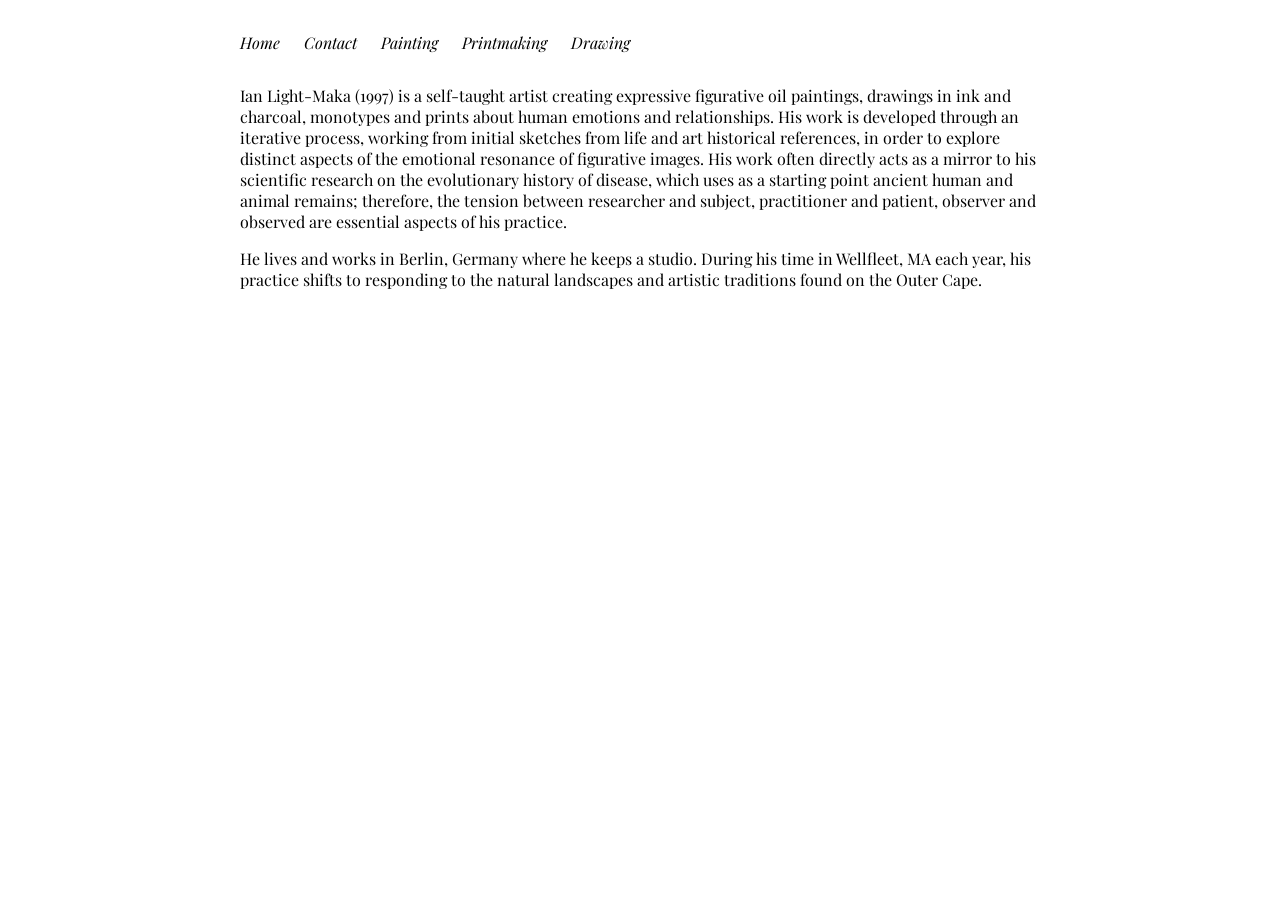
<file: artist_statement.html>
<!DOCTYPE html>
<html lang="en">
<head>
    <meta charset="UTF-8">
    <meta name="viewport" content="width=device-width, initial-scale=1.0">
    <title>Light-Maka Art</title>
    <link rel="preconnect" href="https://fonts.googleapis.com">
    <link rel="preconnect" href="https://fonts.gstatic.com" crossorigin>
    <link href="https://fonts.googleapis.com/css2?family=Playfair+Display:wght@400;700&display=swap" rel="stylesheet">
    <style>
        body { font-family: "Playfair Display", Georgia, serif; max-width: 800px; margin: 2rem auto; padding: 0 1rem; }
        .page-nav { display: flex; gap: 1.5rem; list-style: none; margin: 0 0 2rem; padding: 0; }
        .page-nav a { color: inherit; text-decoration: none; font-style: italic; }
        .contact-info { margin-bottom: 2rem; padding-bottom: 1rem; border-bottom: 1px solid #ccc; }
        .nav-links { display: flex; gap: 1.5rem; list-style: none; padding: 0; }
        .nav-links a { text-decoration: none; color: #0066cc; font-weight: bold; font-size: 1.2rem; }
        .nav-links a:hover { text-decoration: underline; }
    </style>
</head>
<body>
    <nav aria-label="Main navigation">
        <ul class="page-nav">
            <li><a href="index.html">Home</a></li>
            <li><a href="contact.html">Contact</a></li>
            <li><a href="paintings.html">Painting</a></li>
            <li><a href="prints.html">Printmaking</a></li>
            <li><a href="drawings.html">Drawing</a></li>
        </ul>
    </nav>

    <p>Ian Light-Maka (1997) is a self-taught artist creating expressive figurative oil paintings, drawings in ink and charcoal, monotypes and prints about human emotions and relationships. His work is developed through an iterative process, working from initial sketches from life and art historical references, in order to explore distinct aspects of the emotional resonance of figurative images. His work often directly acts as a mirror to his scientific research on the evolutionary history of disease, which uses as a starting point ancient human and animal remains; therefore, the tension between researcher and subject, practitioner and patient, observer and observed are essential aspects of his practice. <p></p>
        
    <p>He lives and works in Berlin, Germany where he keeps a studio. During his time in Wellfleet, MA each year, his practice shifts to responding to the natural landscapes and artistic traditions found on the Outer Cape.</a></p>
</body>
</html>
</file>
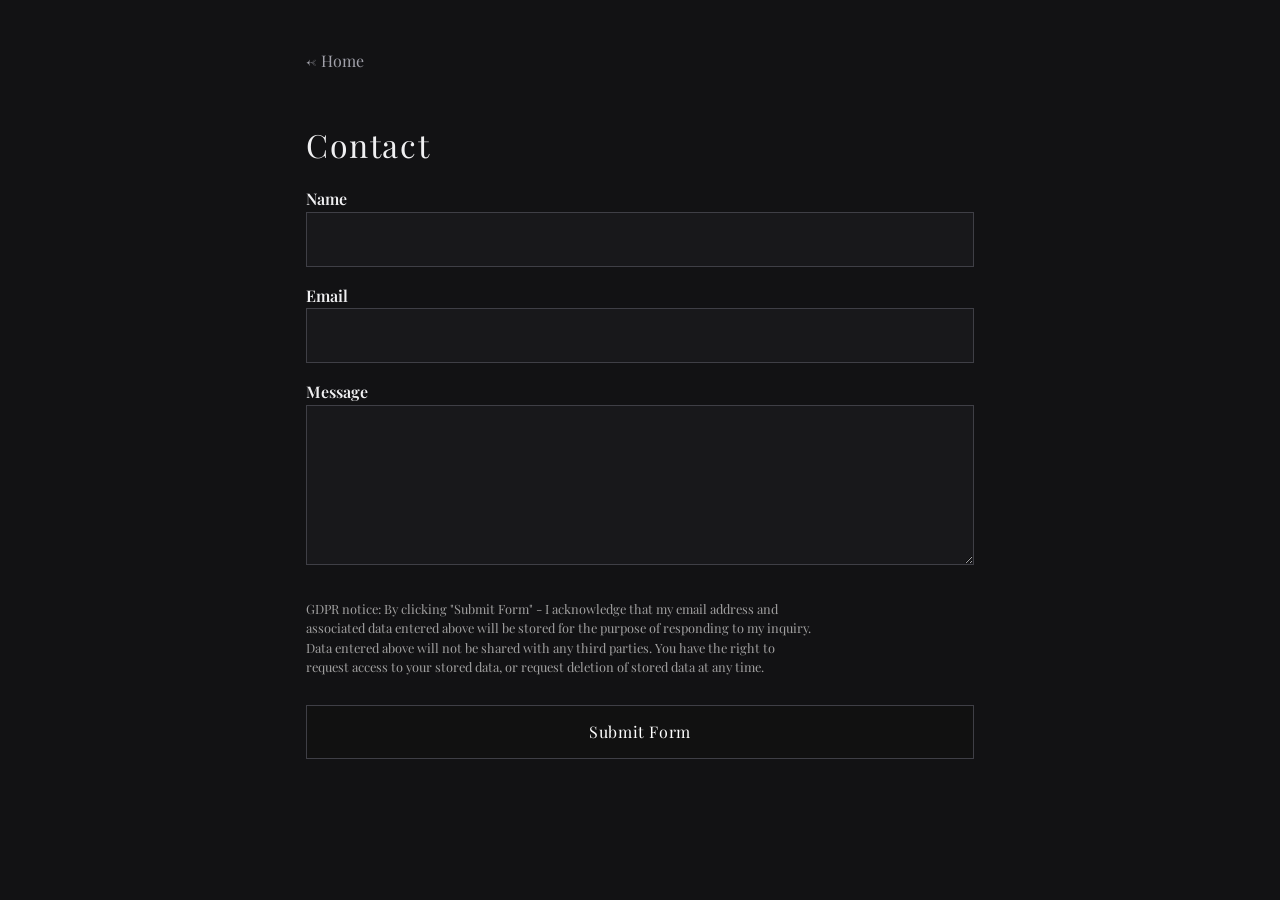
<file: contact.html>
<!DOCTYPE html>
<html lang="en">
<head>
    <meta charset="UTF-8">
    <meta name="viewport" content="width=device-width, initial-scale=1.0">
    <title>Contact</title>
    <link rel="preconnect" href="https://fonts.googleapis.com">
    <link rel="preconnect" href="https://fonts.gstatic.com" crossorigin>
    <link href="https://fonts.googleapis.com/css2?family=Playfair+Display:wght@400;700&display=swap" rel="stylesheet">
    <style>
        * { box-sizing: border-box; }

        body {
            font-family: "Playfair Display", Georgia, serif;
            background-color: #121214;
            color: #f0f0f2;
            max-width: 700px;
            margin: 3rem auto;
            padding: 0 1rem 2rem;
            line-height: 1.6;
        }

        h1 {
            margin-bottom: 1rem;
            font-weight: 300;
            letter-spacing: 0.05em;
        }

        form {
            display: grid;
            gap: 1rem;
        }

        label {
            font-weight: 600;
        }

        input, textarea, button {
            font: inherit;
            width: 100%;
            padding: 0.85rem 0.9rem;
            box-sizing: border-box;
            border: 1px solid #3f3f46;
            background: #18181b;
            color: #f0f0f2;
        }

        textarea {
            min-height: 160px;
            resize: vertical;
        }

        button {
            background: #111;
            color: white;
            border: 1px solid #3f3f46;
            cursor: pointer;
            transition: opacity 0.2s ease;
            letter-spacing: 0.04em;
        }

        button:hover {
            opacity: 0.9;
        }

        .gdpr {
            display: flex;
            align-items: flex-start;
            gap: 0.75rem;
            font-size: 0.9rem;
            color: #d4d4d8;
        }

        .gdpr input {
            width: auto;
            margin-top: 0.2rem;
            accent-color: #f0f0f2;
        }

        .back-link {
            display: inline-block;
            margin-bottom: 1.5rem;
            color: #a1a1aa;
            text-decoration: none;
        }

        .back-link:hover {
            color: #ffffff;
        }
    </style>
</head>
<body>
    <a href="index.html" class="back-link">&larr; Home</a>
    <h1>Contact</h1>

    <form action="https://api.web3forms.com/submit" method="POST">
        <input type="hidden" name="access_key" value="6701bef3-bb84-4c04-9369-693c3551a00b">

        <div>
            <label for="name">Name</label><br>
            <input type="text" id="name" name="name" required>
        </div>

        <div>
            <label for="email">Email</label><br>
            <input type="email" id="email" name="email" required>
        </div>

        <div>
            <label for="message">Message</label><br>
            <textarea id="message" name="message" required></textarea>
        </div>

        <p style="font-size: 0.8rem; line-height: 1.5; max-width: 32rem; color: #a1a0a0; margin-top: 0.75rem;">
            GDPR notice: By clicking "Submit Form" - I acknowledge that my email address and associated data entered above will be stored for the purpose of responding to my inquiry. Data entered above will not be shared with any third parties. 
            You have the right to request access to your stored data, or request deletion of stored data at any time.
        </p>


        <button type="submit">Submit Form</button>
    </form>
</body>
</html>
</file>
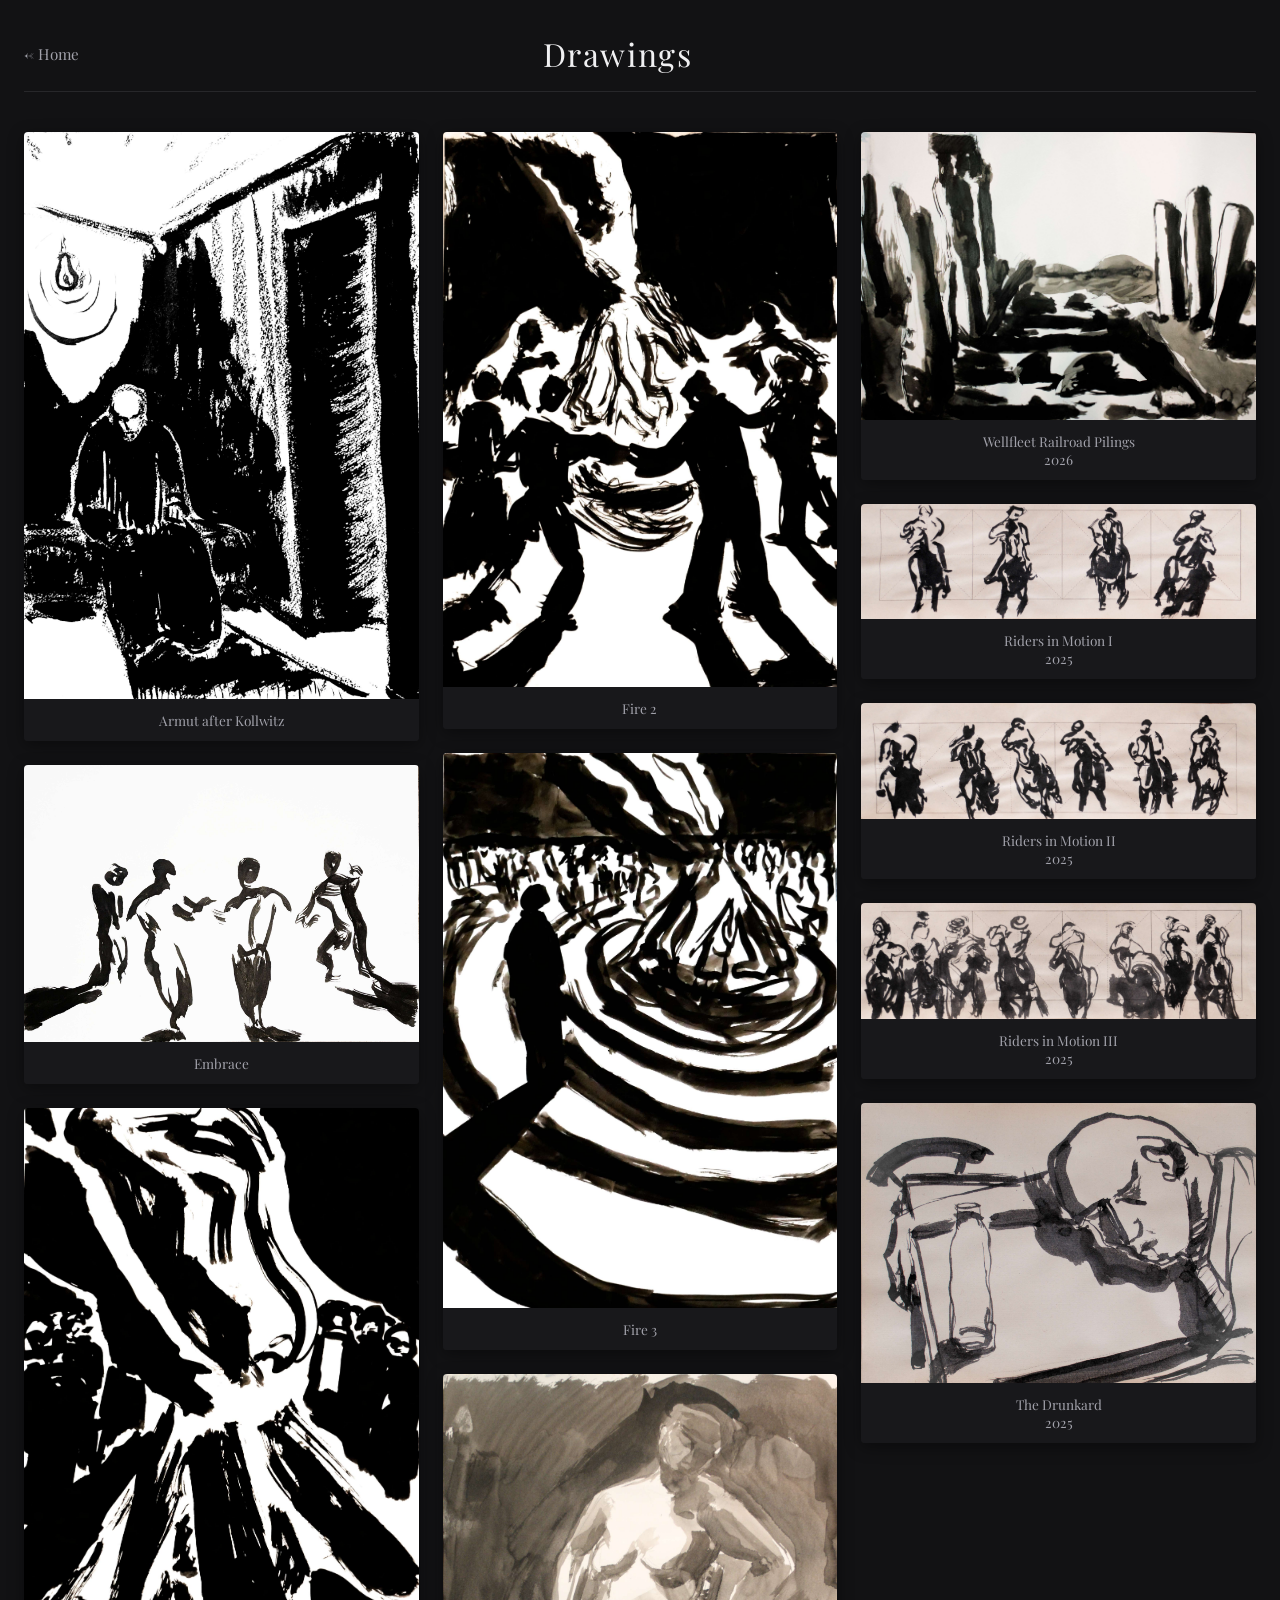
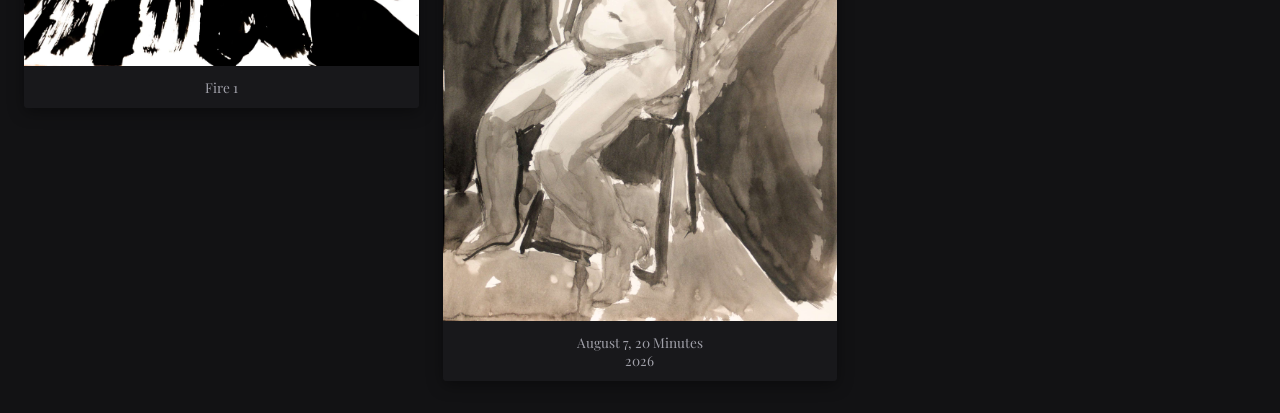
<file: drawings.html>
<!DOCTYPE html>
<html lang="en">
<head>
    <meta charset="UTF-8">
    <meta name="viewport" content="width=device-width, initial-scale=1.0">
    <title>Drawings — Gallery Wall</title>
    <link rel="preconnect" href="https://fonts.googleapis.com">
    <link rel="preconnect" href="https://fonts.gstatic.com" crossorigin>
    <link href="https://fonts.googleapis.com/css2?family=Playfair+Display:wght@400;700&display=swap" rel="stylesheet">
    <style>
        * { box-sizing: border-box; margin: 0; padding: 0; }
        
        body { 
            font-family: 'Playfair Display', Georgia, serif; 
            background-color: #121214; 
            color: #f0f0f2; 
            padding: 2rem 1.5rem; 
        }
        
        header { 
            display: flex; 
            justify-content: space-between; 
            align-items: center; 
            margin-bottom: 2.5rem; 
            border-bottom: 1px solid #27272a; 
            padding-bottom: 1rem; 
        }

        .back-link { 
            text-decoration: none; 
            color: #a1a1aa; 
            font-size: 0.95rem;
            transition: color 0.2s; 
        }
        
        .back-link:hover { color: #ffffff; }

        h1 {
            font-weight: 300;
            letter-spacing: 0.05em;
        }

        /* --- Gallery Wall (Masonry Layout) --- */
        .gallery-wall {
            column-count: 3;
            column-gap: 1.5rem;
        }

        @media (max-width: 900px) { .gallery-wall { column-count: 2; } }
        @media (max-width: 550px) { .gallery-wall { column-count: 1; } }

        .gallery-item {
            break-inside: avoid;
            margin-bottom: 1.5rem;
            position: relative;
            cursor: pointer;
            border-radius: 4px;
            overflow: hidden;
            background: #18181b;
            box-shadow: 0 4px 16px rgba(0, 0, 0, 0.4);
            transition: transform 0.25s ease, box-shadow 0.25s ease;
        }

        .gallery-item:hover {
            transform: translateY(-4px);
            box-shadow: 0 8px 24px rgba(0, 0, 0, 0.6);
        }

        .gallery-item img {
            width: 100%;
            height: auto;
            display: block;
        }

        .gallery-item .item-title {
            padding: 0.75rem 1rem;
            font-size: 0.85rem;
            color: #a1a1aa;
            text-align: center;
            background: #18181b;
        }

        .work-year {
            display: block;
        }

        /* --- Fullscreen Slideshow Modal --- */
        .slideshow-modal {
            display: none;
            position: fixed;
            top: 0;
            left: 0;
            width: 100vw;
            height: 100vh;
            background-color: rgba(0, 0, 0, 0.92);
            z-index: 1000;
            justify-content: center;
            align-items: center;
            flex-direction: column;
        }

        .slideshow-modal.active {
            display: flex;
        }

        .slideshow-content {
            position: relative;
            max-width: 85vw;
            max-height: 80vh;
            display: flex;
            justify-content: center;
            align-items: center;
        }

        .slideshow-image {
            max-width: 85vw;
            max-height: 80vh;
            object-fit: contain;
            box-shadow: 0 0 30px rgba(0, 0, 0, 0.8);
        }

        .caption {
            margin-top: 1.25rem;
            color: #d4d4d8;
            font-size: 0.95rem;
            letter-spacing: 0.03em;
            text-align: center;
            white-space: pre-line;
        }

        .metadata {
            position: absolute;
            bottom: 1rem;
            left: 50%;
            transform: translateX(-50%);
            width: max-content;
            max-width: 90%;
            margin: 0;
            padding: 0.5rem 0.75rem;
            background: rgba(0, 0, 0, 0.7);
            color: #a1a1aa;
            font-size: 0.8rem;
            text-align: center;
            white-space: pre-line;
            opacity: 0;
            pointer-events: none;
            transition: opacity 0.2s ease;
        }

        .slideshow-image:hover + .metadata {
            opacity: 1;
        }

        /* Navigation Controls */
        .modal-btn {
            position: absolute;
            background: rgba(255, 255, 255, 0.1);
            color: #ffffff;
            border: none;
            font-size: 1.75rem;
            padding: 0.75rem 1.25rem;
            cursor: pointer;
            border-radius: 4px;
            user-select: none;
            transition: background 0.2s;
        }

        .modal-btn:hover {
            background: rgba(255, 255, 255, 0.25);
        }

        .close-btn { 
            top: 20px; 
            right: 25px; 
            font-size: 2rem; 
            background: none; 
            padding: 0.25rem 0.75rem;
        }
        .close-btn:hover { background: none; color: #ef4444; }

        .prev-btn { left: 20px; top: 50%; transform: translateY(-50%); }
        .next-btn { right: 20px; top: 50%; transform: translateY(-50%); }
    </style>
</head>
<body>

    <header>
        <a href="index.html" class="back-link">&larr; Home</a>
        <h1>Drawings</h1>
        <div style="width: 100px;"></div> <!-- Visual centering spacer -->
    </header>

    <!-- Gallery Wall -->
    <div class="gallery-wall">
        <div class="gallery-item" onclick="openSlideshow(0)">
            <img src="drawings/thumbs/armut_after_kollwitz.jpg" data-full="drawings/full/armut_after_kollwitz.jpg" alt="Armut after Kollwitz">
            <div class="item-title">Armut after Kollwitz</div>
        </div>
        <div class="gallery-item" onclick="openSlideshow(1)">
            <img src="drawings/thumbs/embrace.jpg" data-full="drawings/full/embrace.jpg" alt="Embrace">
            <div class="item-title">Embrace</div>
        </div>
        <div class="gallery-item" onclick="openSlideshow(2)">
            <img src="drawings/thumbs/fire1.jpg" data-full="drawings/full/fire1.jpg" alt="Fire 1">
            <div class="item-title">Fire 1</div>
        </div>
        <div class="gallery-item" onclick="openSlideshow(3)">
            <img src="drawings/thumbs/fire2.jpg" data-full="drawings/full/fire2.jpg" alt="Fire 2">
            <div class="item-title">Fire 2</div>
        </div>
        <div class="gallery-item" onclick="openSlideshow(4)">
            <img src="drawings/thumbs/fire3.jpg" data-full="drawings/full/fire3.jpg" alt="Fire 3">
            <div class="item-title">Fire 3</div>
        </div>
                <div class="gallery-item" onclick="openSlideshow(5)">
            <img src="drawings/thumbs/august_7_20_minutes_2026.jpg" data-full="drawings/full/august_7_20_minutes_2026.jpg" alt="August 7, 20 Minutes">
                    <div class="item-title">August 7, 20 Minutes<span class="work-year">2026</span></div>
        </div>
                <div class="gallery-item" onclick="openSlideshow(6)">
            <img src="drawings/thumbs/wellfleet_railroad_pilings_2026.jpg" data-full="drawings/full/wellfleet_railroad_pilings_2026.jpg" alt="Wellfleet Railroad Pilings">
                    <div class="item-title">Wellfleet Railroad Pilings<span class="work-year">2026</span></div>
        </div>
        <div class="gallery-item" onclick="openSlideshow(7)">
            <img src="drawings/thumbs/riders_in_motion_1_2025.jpg" data-full="drawings/full/riders_in_motion_1_2025.jpg" alt="Riders in Motion I">
            <div class="item-title">Riders in Motion I<span class="work-year">2025</span></div>
        </div>
        <div class="gallery-item" onclick="openSlideshow(8)">
            <img src="drawings/thumbs/riders_in_motion_2_2025.jpg" data-full="drawings/full/riders_in_motion_2_2025.jpg" alt="Riders in Motion II">
            <div class="item-title">Riders in Motion II<span class="work-year">2025</span></div>
        </div>
        <div class="gallery-item" onclick="openSlideshow(9)">
            <img src="drawings/thumbs/riders_in_motion_3_2025.jpg" data-full="drawings/full/riders_in_motion_3_2025.jpg" alt="Riders in Motion III">
            <div class="item-title">Riders in Motion III<span class="work-year">2025</span></div>
        </div>
        <div class="gallery-item" onclick="openSlideshow(10)">
            <img src="drawings/thumbs/the_drunkard_2025.jpg" data-full="drawings/full/the_drunkard_2025.jpg" alt="The Drunkard">
            <div class="item-title">The Drunkard<span class="work-year">2025</span></div>
        </div>
    </div>

    <!-- Slideshow Modal -->
    <div id="slideshowModal" class="slideshow-modal" onclick="closeOnOuterClick(event)">
        <button class="modal-btn close-btn" onclick="closeSlideshow()">&times;</button>
        <button class="modal-btn prev-btn" onclick="changeSlide(-1)">&#10094;</button>
        
        <div class="slideshow-content">
            <img id="slideshowImg" class="slideshow-image" src="" alt="">
            <div id="slideshowMetadata" class="metadata"></div>
        </div>
        <div id="slideshowCaption" class="caption"></div>

        <button class="modal-btn next-btn" onclick="changeSlide(1)">&#10095;</button>
    </div>

    <script src="metadata.js"></script>
    <script>
        // Automatically extract image metadata from gallery items
        const galleryItems = document.querySelectorAll('.gallery-item');
        const images = Array.from(galleryItems).map(item => {
            const img = item.querySelector('img');
            return {
                full: img.dataset.full || img.src,
                title: img.alt
            };
        });

        let currentIndex = 0;
        let artworkMetadata = new Map();

        loadArtworkMetadata().then(metadata => {
            artworkMetadata = metadata;
            updateSlideshow();
        }).catch(error => console.error(error));

        function openSlideshow(index) {
            currentIndex = index;
            updateSlideshow();
            document.getElementById('slideshowModal').classList.add('active');
            document.addEventListener('keydown', handleKeyPress);
        }

        function closeSlideshow() {
            document.getElementById('slideshowModal').classList.remove('active');
            document.removeEventListener('keydown', handleKeyPress);
        }

        function changeSlide(direction) {
            currentIndex += direction;
            if (currentIndex < 0) {
                currentIndex = images.length - 1;
            } else if (currentIndex >= images.length) {
                currentIndex = 0;
            }
            updateSlideshow();
        }

        function updateSlideshow() {
            const slideshowImg = document.getElementById('slideshowImg');
            const slideshowCaption = document.getElementById('slideshowCaption');
            const slideshowMetadata = document.getElementById('slideshowMetadata');
            const metadata = metadataForImage(artworkMetadata, images[currentIndex].full);
            
            slideshowImg.src = images[currentIndex].full;
            slideshowImg.alt = images[currentIndex].title;
            slideshowCaption.textContent = `${metadata.name}${metadata.date !== "Unknown" ? `\n${metadata.date}` : ""}`;
            slideshowMetadata.textContent = `${metadata.dimensions}\n${metadata.technique}`;
        }

        function handleKeyPress(e) {
            if (e.key === 'Escape') closeSlideshow();
            if (e.key === 'ArrowLeft') changeSlide(-1);
            if (e.key === 'ArrowRight') changeSlide(1);
        }

        function closeOnOuterClick(e) {
            if (e.target.id === 'slideshowModal') {
                closeSlideshow();
            }
        }
    </script>
</body>
</html>
</file>
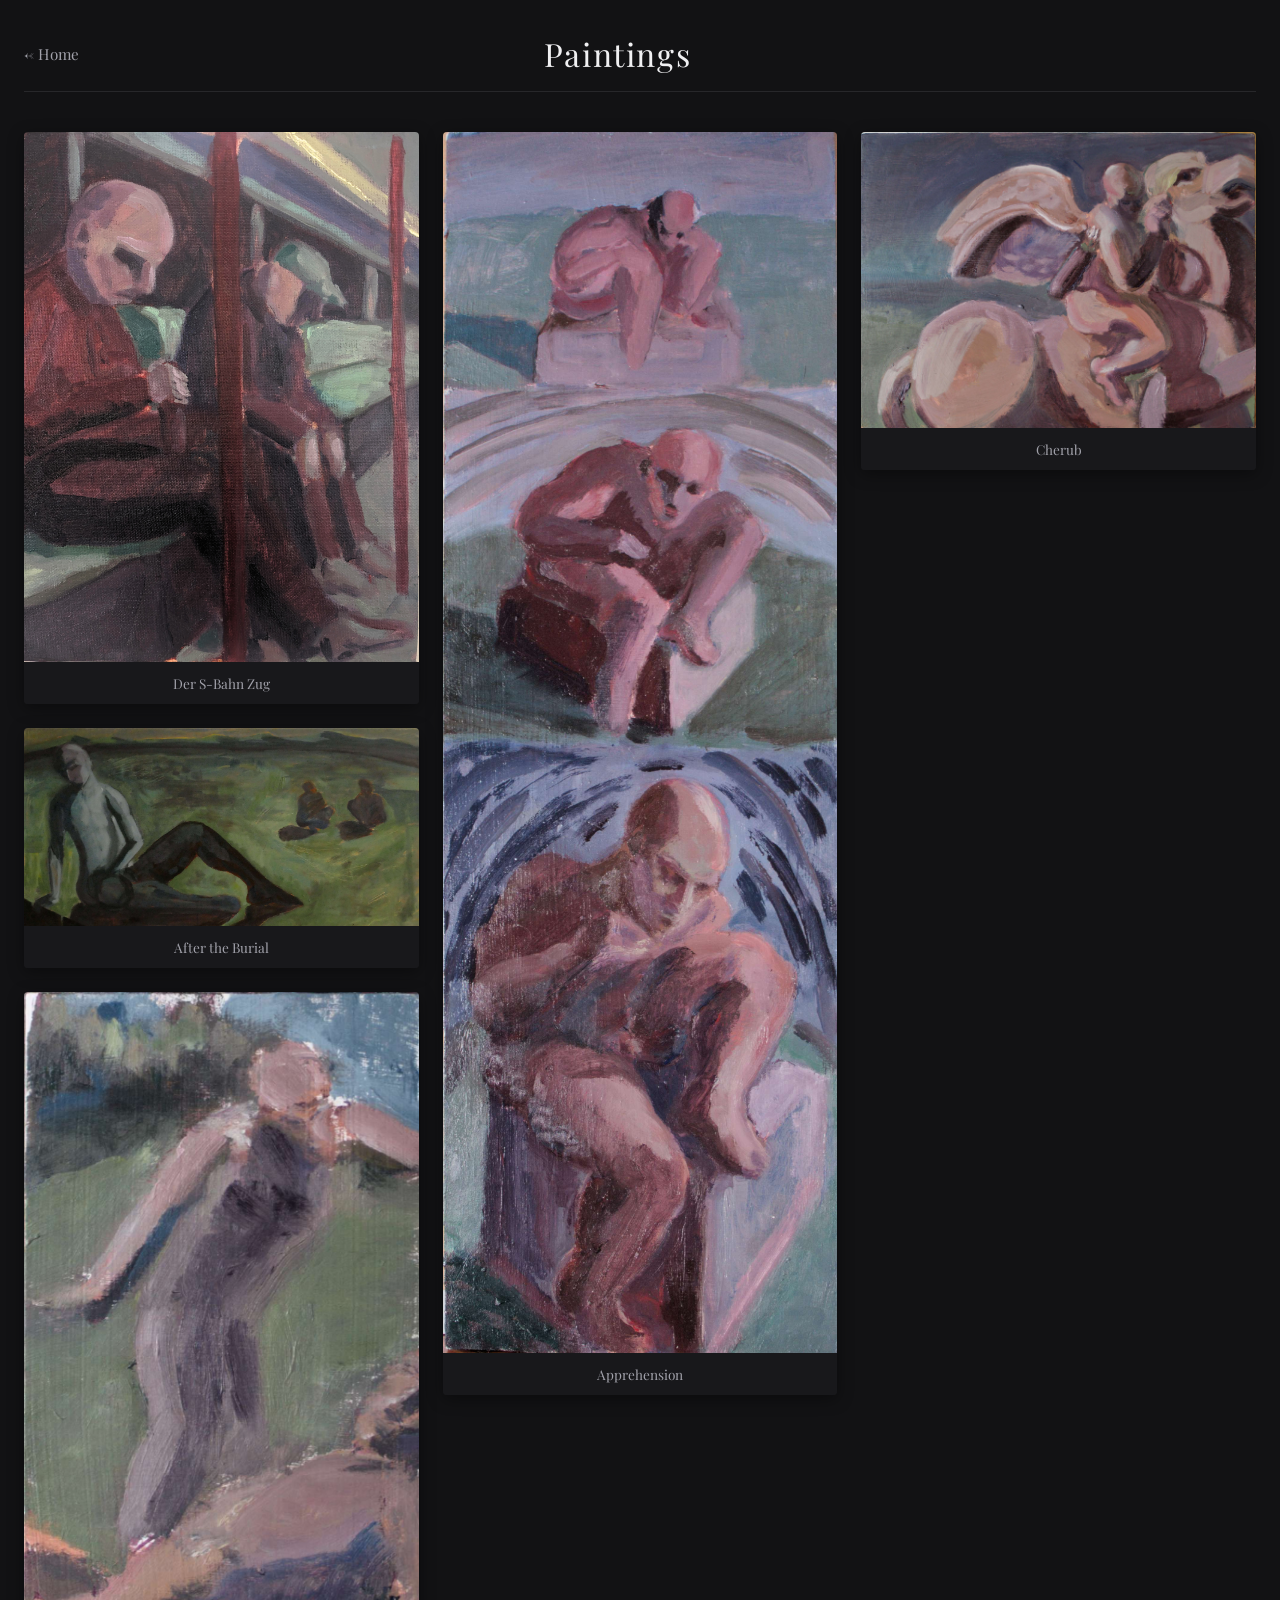
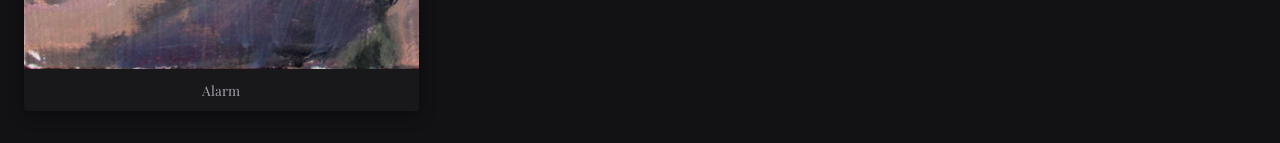
<file: paintings.html>
<!DOCTYPE html>
<html lang="en">
<head>
    <meta charset="UTF-8">
    <meta name="viewport" content="width=device-width, initial-scale=1.0">
    <title>Paintings — Gallery Wall</title>
    <link rel="preconnect" href="https://fonts.googleapis.com">
    <link rel="preconnect" href="https://fonts.gstatic.com" crossorigin>
    <link href="https://fonts.googleapis.com/css2?family=Playfair+Display:wght@400;700&display=swap" rel="stylesheet">
    <style>
        * { box-sizing: border-box; margin: 0; padding: 0; }

        body {
            font-family: 'Playfair Display', Georgia, serif;
            background-color: #121214;
            color: #f0f0f2;
            padding: 2rem 1.5rem;
        }

        header {
            display: flex;
            justify-content: space-between;
            align-items: center;
            margin-bottom: 2.5rem;
            border-bottom: 1px solid #27272a;
            padding-bottom: 1rem;
        }

        .back-link {
            text-decoration: none;
            color: #a1a1aa;
            font-size: 0.95rem;
            transition: color 0.2s;
        }

        .back-link:hover { color: #ffffff; }

        h1 {
            font-weight: 300;
            letter-spacing: 0.05em;
        }

        .gallery-wall {
            column-count: 3;
            column-gap: 1.5rem;
        }

        @media (max-width: 900px) { .gallery-wall { column-count: 2; } }
        @media (max-width: 550px) { .gallery-wall { column-count: 1; } }

        .gallery-item {
            break-inside: avoid;
            margin-bottom: 1.5rem;
            position: relative;
            cursor: pointer;
            border-radius: 4px;
            overflow: hidden;
            background: #18181b;
            box-shadow: 0 4px 16px rgba(0, 0, 0, 0.4);
            transition: transform 0.25s ease, box-shadow 0.25s ease;
        }

        .gallery-item:hover {
            transform: translateY(-4px);
            box-shadow: 0 8px 24px rgba(0, 0, 0, 0.6);
        }

        .gallery-item img {
            width: 100%;
            height: auto;
            display: block;
        }

        .gallery-item .item-title {
            padding: 0.75rem 1rem;
            font-size: 0.85rem;
            color: #a1a1aa;
            text-align: center;
            background: #18181b;
        }

        .slideshow-modal {
            display: none;
            position: fixed;
            top: 0;
            left: 0;
            width: 100vw;
            height: 100vh;
            background-color: rgba(0, 0, 0, 0.92);
            z-index: 1000;
            justify-content: center;
            align-items: center;
            flex-direction: column;
        }

        .slideshow-modal.active {
            display: flex;
        }

        .slideshow-content {
            position: relative;
            max-width: 85vw;
            max-height: 80vh;
            display: flex;
            justify-content: center;
            align-items: center;
        }

        .slideshow-image {
            max-width: 85vw;
            max-height: 80vh;
            object-fit: contain;
            box-shadow: 0 0 30px rgba(0, 0, 0, 0.8);
        }

        .caption {
            margin-top: 1.25rem;
            color: #d4d4d8;
            font-size: 0.95rem;
            letter-spacing: 0.03em;
            text-align: center;
            white-space: pre-line;
        }

        .metadata {
            position: absolute;
            bottom: 1rem;
            left: 50%;
            transform: translateX(-50%);
            width: max-content;
            max-width: 90%;
            margin: 0;
            padding: 0.5rem 0.75rem;
            background: rgba(0, 0, 0, 0.7);
            color: #a1a1aa;
            font-size: 0.8rem;
            text-align: center;
            white-space: pre-line;
            opacity: 0;
            pointer-events: none;
            transition: opacity 0.2s ease;
        }

        .slideshow-image:hover + .metadata {
            opacity: 1;
        }

        .modal-btn {
            position: absolute;
            background: rgba(255, 255, 255, 0.1);
            color: #ffffff;
            border: none;
            font-size: 1.75rem;
            padding: 0.75rem 1.25rem;
            cursor: pointer;
            border-radius: 4px;
            user-select: none;
            transition: background 0.2s;
        }

        .modal-btn:hover {
            background: rgba(255, 255, 255, 0.25);
        }

        .close-btn {
            top: 20px;
            right: 25px;
            font-size: 2rem;
            background: none;
            padding: 0.25rem 0.75rem;
        }
        .close-btn:hover { background: none; color: #ef4444; }

        .prev-btn { left: 20px; top: 50%; transform: translateY(-50%); }
        .next-btn { right: 20px; top: 50%; transform: translateY(-50%); }
    </style>
</head>
<body>

    <header>
        <a href="index.html" class="back-link">&larr; Home</a>
        <h1>Paintings</h1>
        <div style="width: 100px;"></div>
    </header>

    <div class="gallery-wall">
        <div class="gallery-item" onclick="openSlideshow(0)">
            <img src="paintings/thumbs/der_sbahnzug.jpg" data-full="paintings/full/der_sbahnzug.jpg" alt="Der S-Bahn Zug">
            <div class="item-title">Der S-Bahn Zug</div>
        </div>
        <div class="gallery-item" onclick="openSlideshow(1)">
            <img src="paintings/thumbs/after_the_burial.jpg" data-full="paintings/full/after_the_burial.jpg" alt="After the Burial">
            <div class="item-title">After the Burial</div>
        </div>
        <div class="gallery-item" onclick="openSlideshow(2)">
            <img src="paintings/thumbs/alarm_2026.jpg" data-full="paintings/full/alarm_2026.jpg" alt="Alarm">
            <div class="item-title">Alarm</div>
        </div>
        <div class="gallery-item" onclick="openSlideshow(3)">
            <img src="paintings/thumbs/apprehension_2026.jpg" data-full="paintings/full/apprehension_2026.jpg" alt="Apprehension">
            <div class="item-title">Apprehension</div>
        </div>
        <div class="gallery-item" onclick="openSlideshow(4)">
            <img src="paintings/thumbs/cherub_2026.jpg" data-full="paintings/full/cherub_2026.jpg" alt="Cherub">
            <div class="item-title">Cherub</div>
        </div>
    </div>

    <div id="slideshowModal" class="slideshow-modal" onclick="closeOnOuterClick(event)">
        <button class="modal-btn close-btn" onclick="closeSlideshow()">&times;</button>
        <button class="modal-btn prev-btn" onclick="changeSlide(-1)">&#10094;</button>

        <div class="slideshow-content">
            <img id="slideshowImg" class="slideshow-image" src="" alt="">
            <div id="slideshowMetadata" class="metadata"></div>
        </div>
        <div id="slideshowCaption" class="caption"></div>

        <button class="modal-btn next-btn" onclick="changeSlide(1)">&#10095;</button>
    </div>

    <script src="metadata.js"></script>
    <script>
        const galleryItems = document.querySelectorAll('.gallery-item');
        const images = Array.from(galleryItems).map(item => {
            const img = item.querySelector('img');
            return {
                full: img.dataset.full || img.src,
                title: img.alt
            };
        });

        let currentIndex = 0;
        let artworkMetadata = new Map();

        loadArtworkMetadata().then(metadata => {
            artworkMetadata = metadata;
            updateSlideshow();
        }).catch(error => console.error(error));

        function openSlideshow(index) {
            currentIndex = index;
            updateSlideshow();
            document.getElementById('slideshowModal').classList.add('active');
            document.addEventListener('keydown', handleKeyPress);
        }

        function closeSlideshow() {
            document.getElementById('slideshowModal').classList.remove('active');
            document.removeEventListener('keydown', handleKeyPress);
        }

        function changeSlide(direction) {
            currentIndex += direction;
            if (currentIndex < 0) {
                currentIndex = images.length - 1;
            } else if (currentIndex >= images.length) {
                currentIndex = 0;
            }
            updateSlideshow();
        }

        function updateSlideshow() {
            const slideshowImg = document.getElementById('slideshowImg');
            const slideshowCaption = document.getElementById('slideshowCaption');
            const slideshowMetadata = document.getElementById('slideshowMetadata');
            const metadata = metadataForImage(artworkMetadata, images[currentIndex].full);

            slideshowImg.src = images[currentIndex].full;
            slideshowImg.alt = images[currentIndex].title;
            slideshowCaption.textContent = `${metadata.name}${metadata.date !== "Unknown" ? `\n${metadata.date}` : ""}`;
            slideshowMetadata.textContent = `${metadata.dimensions}\n${metadata.technique}`;
        }

        function handleKeyPress(e) {
            if (e.key === 'Escape') closeSlideshow();
            if (e.key === 'ArrowLeft') changeSlide(-1);
            if (e.key === 'ArrowRight') changeSlide(1);
        }

        function closeOnOuterClick(e) {
            if (e.target.id === 'slideshowModal') {
                closeSlideshow();
            }
        }
    </script>
</body>
</html>
</file>
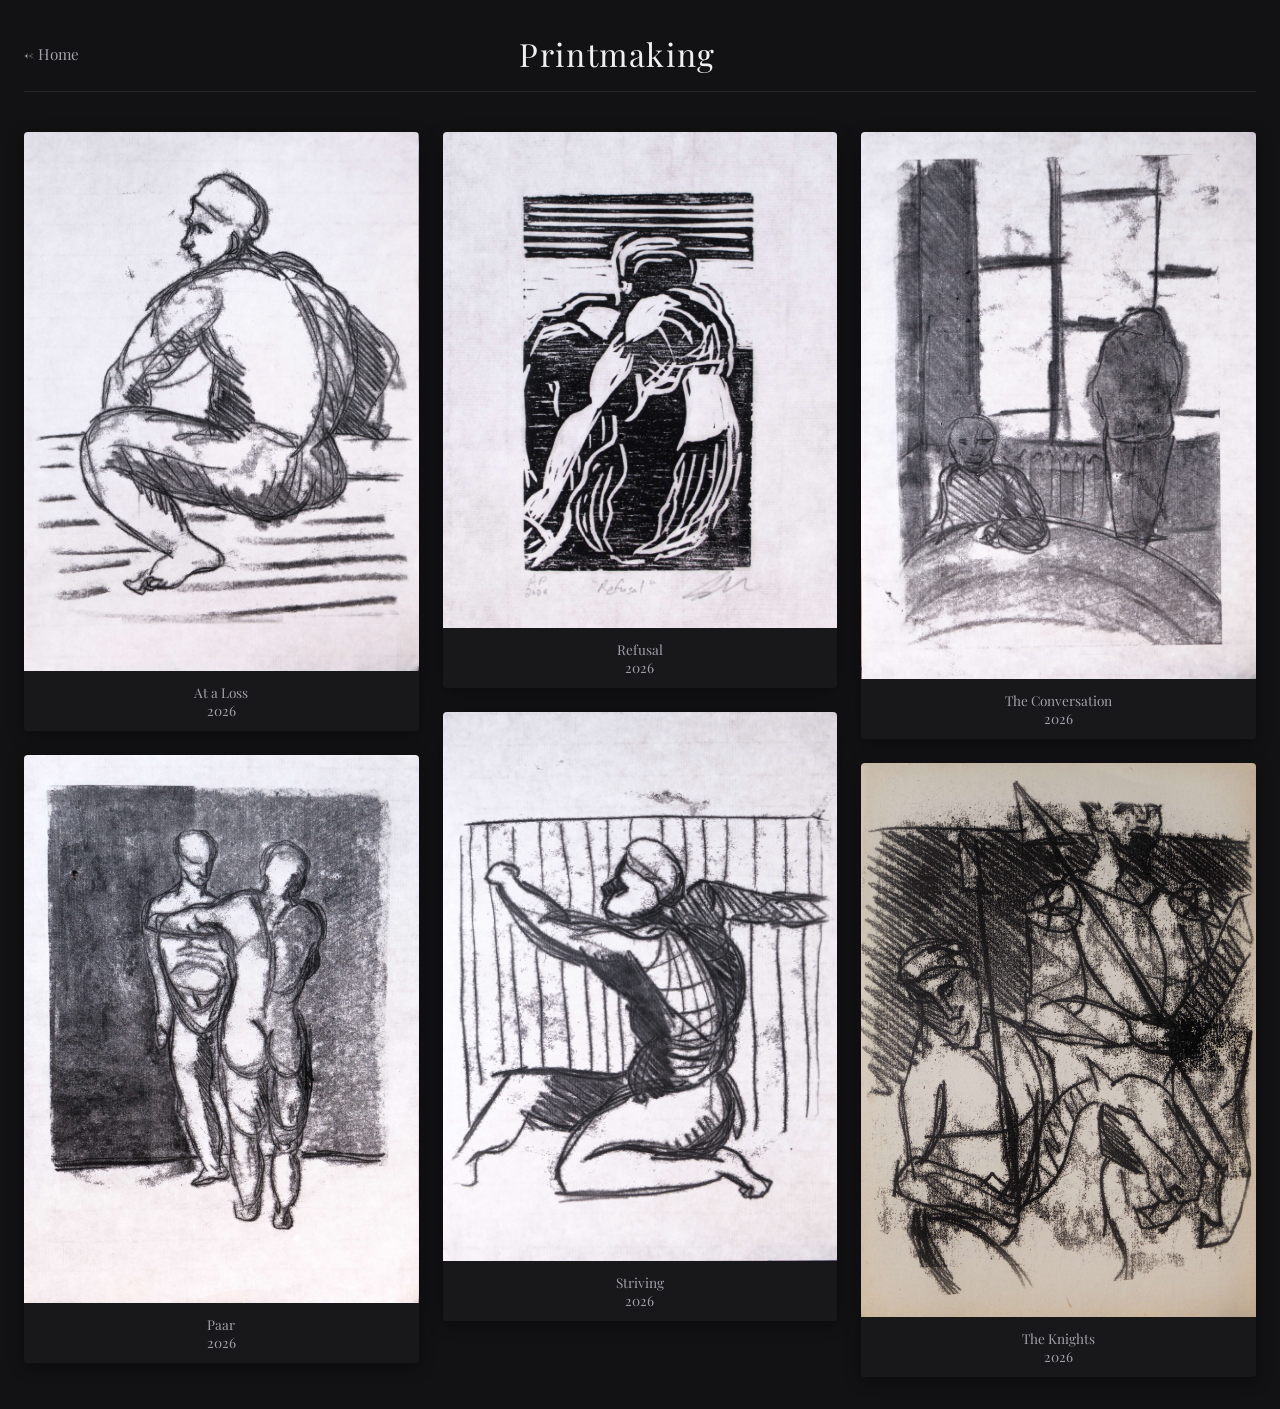
<file: prints.html>
<!DOCTYPE html>
<html lang="en">
<head>
    <meta charset="UTF-8">
    <meta name="viewport" content="width=device-width, initial-scale=1.0">
    <title>Prints — Gallery Wall</title>
    <link rel="preconnect" href="https://fonts.googleapis.com">
    <link rel="preconnect" href="https://fonts.gstatic.com" crossorigin>
    <link href="https://fonts.googleapis.com/css2?family=Playfair+Display:wght@400;700&display=swap" rel="stylesheet">
    <style>
        * { box-sizing: border-box; margin: 0; padding: 0; }

        body {
            font-family: 'Playfair Display', Georgia, serif;
            background-color: #121214;
            color: #f0f0f2;
            padding: 2rem 1.5rem;
        }

        header {
            display: flex;
            justify-content: space-between;
            align-items: center;
            margin-bottom: 2.5rem;
            border-bottom: 1px solid #27272a;
            padding-bottom: 1rem;
        }

        .back-link {
            text-decoration: none;
            color: #a1a1aa;
            font-size: 0.95rem;
            transition: color 0.2s;
        }

        .back-link:hover { color: #ffffff; }

        h1 {
            font-weight: 300;
            letter-spacing: 0.05em;
        }

        .gallery-wall {
            column-count: 3;
            column-gap: 1.5rem;
        }

        @media (max-width: 900px) { .gallery-wall { column-count: 2; } }
        @media (max-width: 550px) { .gallery-wall { column-count: 1; } }

        .gallery-item {
            break-inside: avoid;
            margin-bottom: 1.5rem;
            position: relative;
            cursor: pointer;
            border-radius: 4px;
            overflow: hidden;
            background: #18181b;
            box-shadow: 0 4px 16px rgba(0, 0, 0, 0.4);
            transition: transform 0.25s ease, box-shadow 0.25s ease;
        }

        .gallery-item:hover {
            transform: translateY(-4px);
            box-shadow: 0 8px 24px rgba(0, 0, 0, 0.6);
        }

        .gallery-item img {
            width: 100%;
            height: auto;
            display: block;
        }

        .gallery-item .item-title {
            padding: 0.75rem 1rem;
            font-size: 0.85rem;
            color: #a1a1aa;
            text-align: center;
            background: #18181b;
        }

        .work-year {
            display: block;
        }

        .slideshow-modal {
            display: none;
            position: fixed;
            top: 0;
            left: 0;
            width: 100vw;
            height: 100vh;
            background-color: rgba(0, 0, 0, 0.92);
            z-index: 1000;
            justify-content: center;
            align-items: center;
            flex-direction: column;
        }

        .slideshow-modal.active {
            display: flex;
        }

        .slideshow-content {
            position: relative;
            max-width: 85vw;
            max-height: 80vh;
            display: flex;
            justify-content: center;
            align-items: center;
        }

        .slideshow-image {
            max-width: 85vw;
            max-height: 80vh;
            object-fit: contain;
            box-shadow: 0 0 30px rgba(0, 0, 0, 0.8);
        }

        .caption {
            margin-top: 1.25rem;
            color: #d4d4d8;
            font-size: 0.95rem;
            letter-spacing: 0.03em;
            text-align: center;
            white-space: pre-line;
        }

        .metadata {
            position: absolute;
            bottom: 1rem;
            left: 50%;
            transform: translateX(-50%);
            width: max-content;
            max-width: 90%;
            margin: 0;
            padding: 0.5rem 0.75rem;
            background: rgba(0, 0, 0, 0.7);
            color: #a1a1aa;
            font-size: 0.8rem;
            text-align: center;
            white-space: pre-line;
            opacity: 0;
            pointer-events: none;
            transition: opacity 0.2s ease;
        }

        .slideshow-image:hover + .metadata {
            opacity: 1;
        }

        .modal-btn {
            position: absolute;
            background: rgba(255, 255, 255, 0.1);
            color: #ffffff;
            border: none;
            font-size: 1.75rem;
            padding: 0.75rem 1.25rem;
            cursor: pointer;
            border-radius: 4px;
            user-select: none;
            transition: background 0.2s;
        }

        .modal-btn:hover {
            background: rgba(255, 255, 255, 0.25);
        }

        .close-btn {
            top: 20px;
            right: 25px;
            font-size: 2rem;
            background: none;
            padding: 0.25rem 0.75rem;
        }
        .close-btn:hover { background: none; color: #ef4444; }

        .prev-btn { left: 20px; top: 50%; transform: translateY(-50%); }
        .next-btn { right: 20px; top: 50%; transform: translateY(-50%); }
    </style>
</head>
<body>

    <header>
        <a href="index.html" class="back-link">&larr; Home</a>
        <h1>Printmaking</h1>
        <div style="width: 100px;"></div>
    </header>

    <div class="gallery-wall">
        <div class="gallery-item" onclick="openSlideshow(0)">
            <img src="prints/thumbs/at_a_loss_2026.jpg" data-full="prints/full/at_a_loss_2026.jpg" alt="At a Loss">
            <div class="item-title">At a Loss<span class="work-year">2026</span></div>
        </div>
        <div class="gallery-item" onclick="openSlideshow(1)">
            <img src="prints/thumbs/paar_2026.jpg" data-full="prints/full/paar_2026.jpg" alt="Paar">
            <div class="item-title">Paar<span class="work-year">2026</span></div>
        </div>
        <div class="gallery-item" onclick="openSlideshow(2)">
            <img src="prints/thumbs/refusal_2026.jpg" data-full="prints/full/refusal_2026.jpg" alt="Refusal">
            <div class="item-title">Refusal<span class="work-year">2026</span></div>
        </div>
        <div class="gallery-item" onclick="openSlideshow(3)">
            <img src="prints/thumbs/striving_2026.jpg" data-full="prints/full/striving_2026.jpg" alt="Striving">
            <div class="item-title">Striving<span class="work-year">2026</span></div>
        </div>
        <div class="gallery-item" onclick="openSlideshow(4)">
            <img src="prints/thumbs/the_conversation_2026.jpg" data-full="prints/full/the_conversation_2026.jpg" alt="The Conversation">
            <div class="item-title">The Conversation<span class="work-year">2026</span></div>
        </div>
        <div class="gallery-item" onclick="openSlideshow(5)">
            <img src="prints/thumbs/the_knights_2026.jpg" data-full="prints/full/the_knights_2026.jpg" alt="The Knights">
            <div class="item-title">The Knights<span class="work-year">2026</span></div>
        </div>
    </div>

    <div id="slideshowModal" class="slideshow-modal" onclick="closeOnOuterClick(event)">
        <button class="modal-btn close-btn" onclick="closeSlideshow()">&times;</button>
        <button class="modal-btn prev-btn" onclick="changeSlide(-1)">&#10094;</button>

        <div class="slideshow-content">
            <img id="slideshowImg" class="slideshow-image" src="" alt="">
            <div id="slideshowMetadata" class="metadata"></div>
        </div>
        <div id="slideshowCaption" class="caption"></div>

        <button class="modal-btn next-btn" onclick="changeSlide(1)">&#10095;</button>
    </div>

    <script src="metadata.js"></script>
    <script>
        const galleryItems = document.querySelectorAll('.gallery-item');
        const images = Array.from(galleryItems).map(item => {
            const img = item.querySelector('img');
            return {
                full: img.dataset.full || img.src,
                title: img.alt
            };
        });

        let currentIndex = 0;
        let artworkMetadata = new Map();

        loadArtworkMetadata().then(metadata => {
            artworkMetadata = metadata;
            updateSlideshow();
        }).catch(error => console.error(error));

        function openSlideshow(index) {
            currentIndex = index;
            updateSlideshow();
            document.getElementById('slideshowModal').classList.add('active');
            document.addEventListener('keydown', handleKeyPress);
        }

        function closeSlideshow() {
            document.getElementById('slideshowModal').classList.remove('active');
            document.removeEventListener('keydown', handleKeyPress);
        }

        function changeSlide(direction) {
            currentIndex += direction;
            if (currentIndex < 0) {
                currentIndex = images.length - 1;
            } else if (currentIndex >= images.length) {
                currentIndex = 0;
            }
            updateSlideshow();
        }

        function updateSlideshow() {
            const slideshowImg = document.getElementById('slideshowImg');
            const slideshowCaption = document.getElementById('slideshowCaption');
            const slideshowMetadata = document.getElementById('slideshowMetadata');
            const metadata = metadataForImage(artworkMetadata, images[currentIndex].full);

            slideshowImg.src = images[currentIndex].full;
            slideshowImg.alt = images[currentIndex].title;
            slideshowCaption.textContent = `${metadata.name}${metadata.date !== "Unknown" ? `\n${metadata.date}` : ""}`;
            slideshowMetadata.textContent = `${metadata.dimensions}\n${metadata.technique}`;
        }

        function closeOnOuterClick(event) {
            if (event.target.id === 'slideshowModal') {
                closeSlideshow();
            }
        }

        function handleKeyPress(event) {
            if (event.key === 'Escape') {
                closeSlideshow();
            } else if (event.key === 'ArrowRight') {
                changeSlide(1);
            } else if (event.key === 'ArrowLeft') {
                changeSlide(-1);
            }
        }
    </script>
</body>
</html>
</file>
